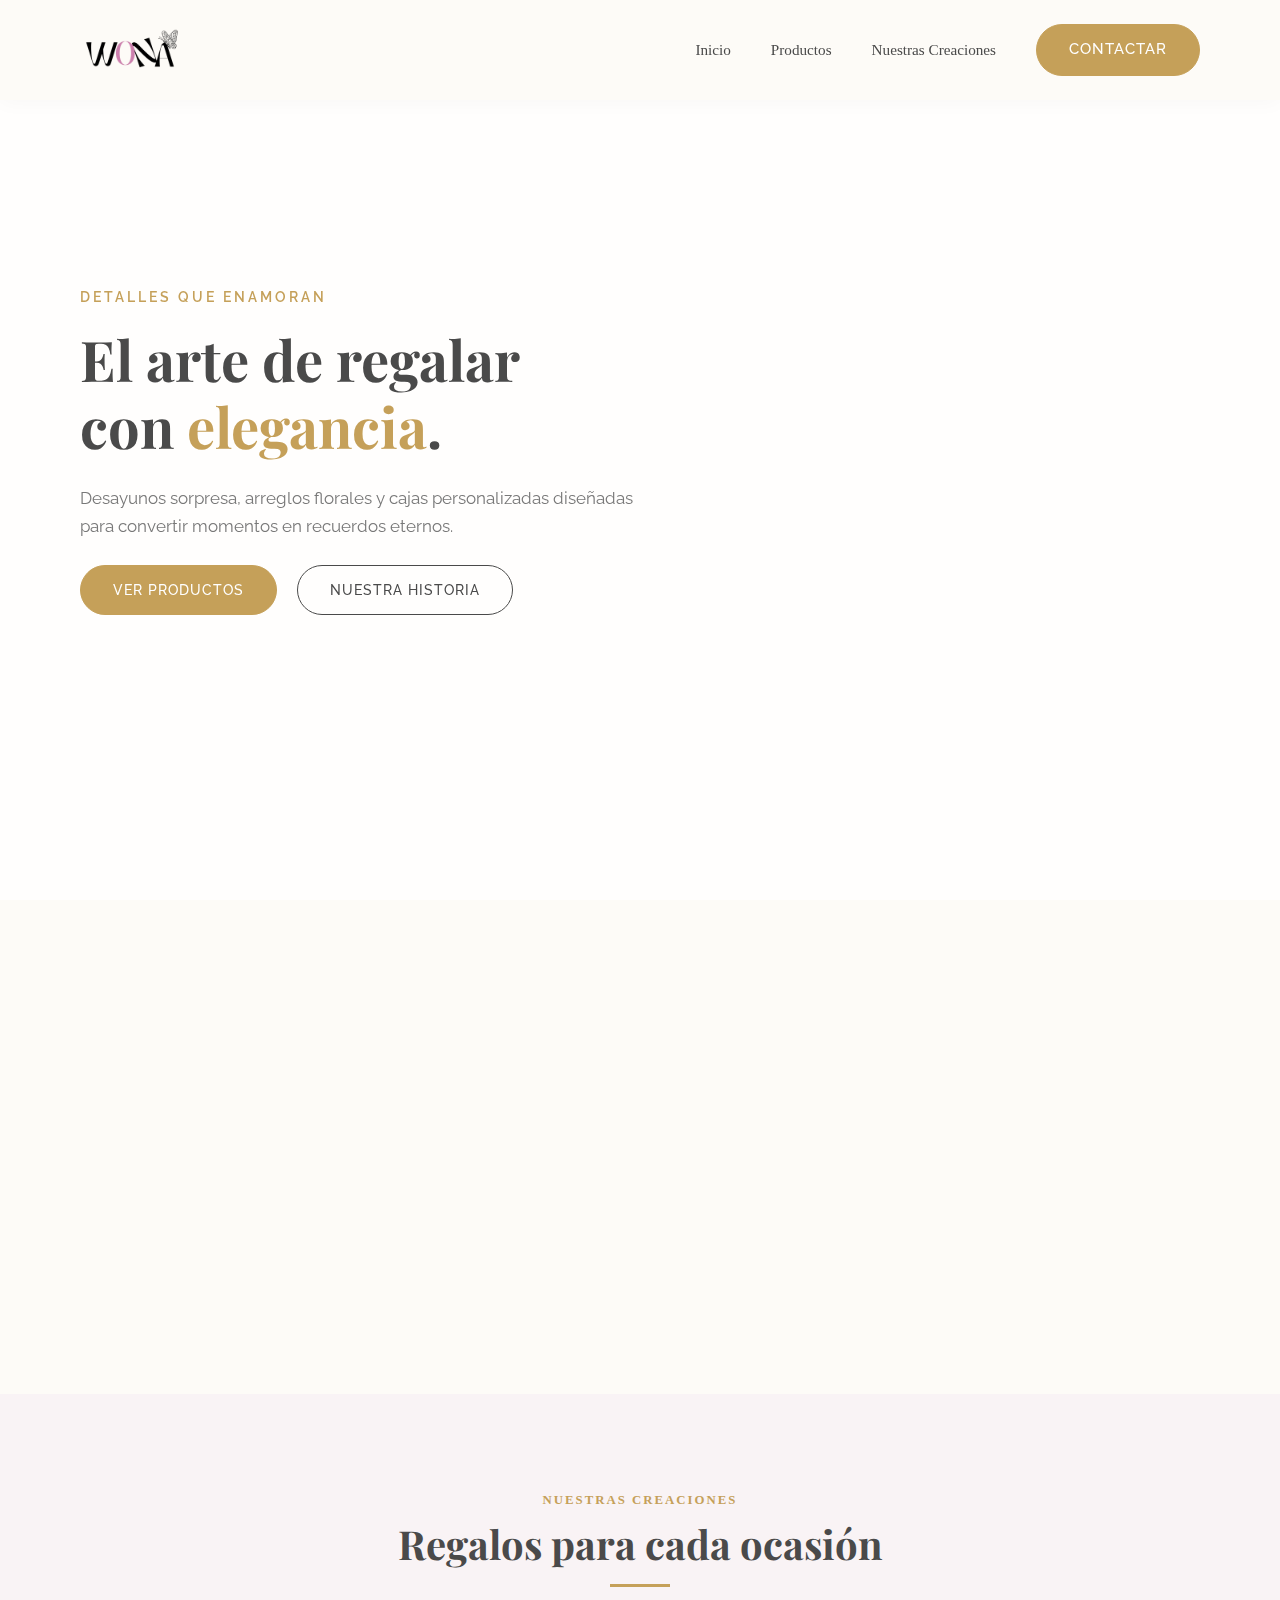
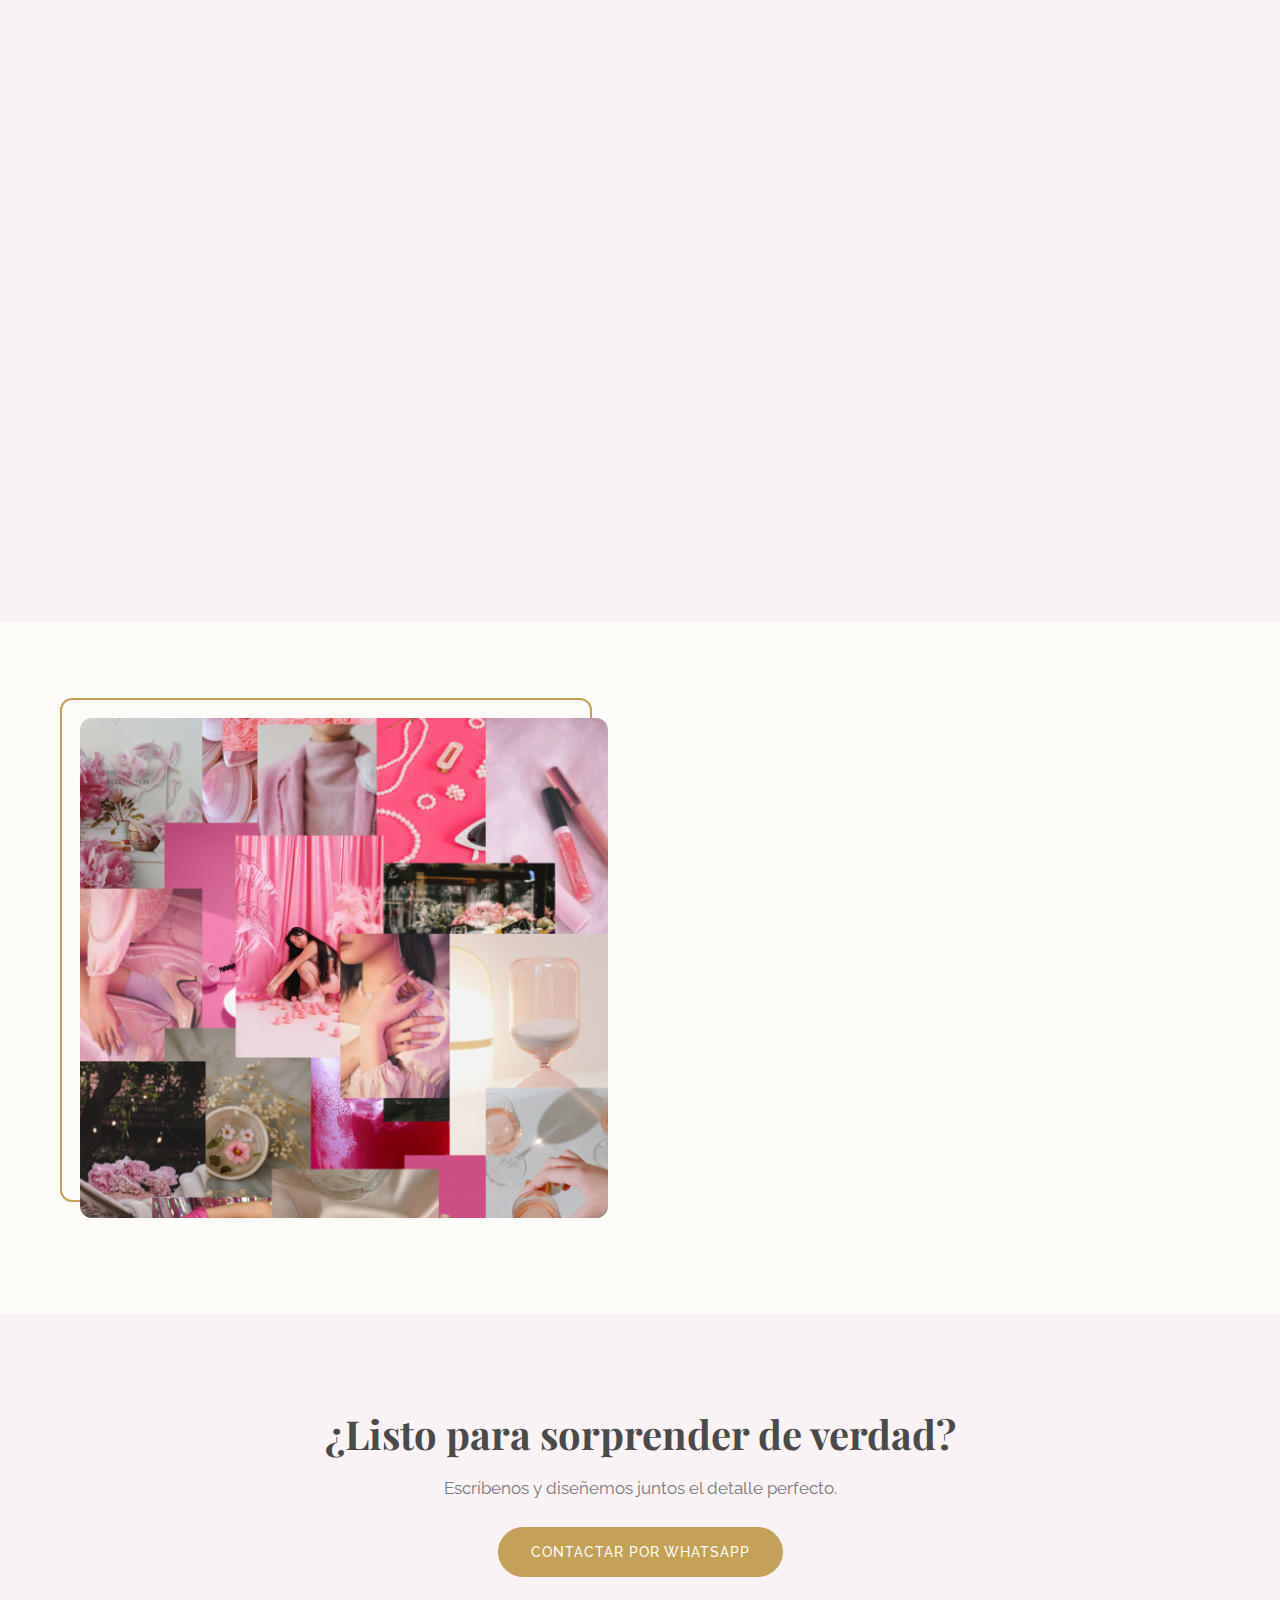
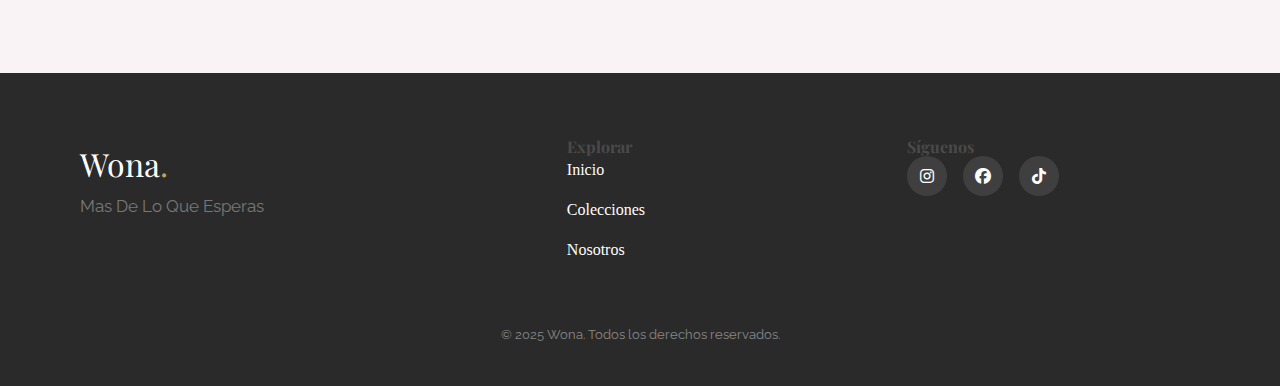
<file: index.html>
<!DOCTYPE html>
<html lang="es">

<head>
    <meta charset="UTF-8">
    <meta name="viewport" content="width=device-width, initial-scale=1.0">
    <title>Wona | Regalos y Sorpresas con Estilo</title>
    <meta name="description"
        content="Wona: Detalles exclusivos, desayunos sorpresa y arreglos florales con un estilo fino y elegante. Convierte momentos en recuerdos inolvidables.">

    <!-- Google Fonts -->
    <link rel="preconnect" href="https://fonts.googleapis.com">
    <link rel="preconnect" href="https://fonts.gstatic.com" crossorigin>
    <link
        href="https://fonts.googleapis.com/css2?family=Playfair+Display:ital,wght@0,400;0,600;0,700;1,400&family=Raleway:wght@300;400;500&display=swap"
        rel="stylesheet">
    <link rel="icon" href="assets/logo.ico" type="image/x-icon">
    <!-- Styles -->
    <link rel="stylesheet" href="style.css">
    <!-- Icons -->
    <link rel="stylesheet" href="https://cdnjs.cloudflare.com/ajax/libs/font-awesome/6.4.0/css/all.min.css">
</head>

<body>

    <!-- Navigation -->
    <nav class="navbar">
        <div class="container nav-container">
            <a href="#" class="logo"><img src="assets/wona.png" alt="Logo"></a>
            <button class="mobile-menu-btn" aria-label="Abrir menú">
                <i class="fa-solid fa-bars"></i>
            </button>
            <ul class="nav-links">
                <li><a href="#inicio">Inicio</a></li>
                <li><a href="productos.html">Productos</a></li>
                <li><a href="creaciones.html">Nuestras Creaciones</a></li>
                <li><a href="#contacto" class="btn-primary">Contactar</a></li>
            </ul>
        </div>
    </nav>

    <!-- Hero Section -->
    <header id="inicio" class="hero">
        <div class="hero-overlay"></div>
        <div class="container hero-content">
            <span class="hero-subtitle">Detalles que enamoran</span>
            <h1>El arte de regalar <br>con <span class="text-gold">elegancia</span>.</h1>
            <p>Desayunos sorpresa, arreglos florales y cajas personalizadas diseñadas para convertir momentos en
                recuerdos eternos.</p>
            <div class="hero-buttons">
                <a href="productos.html" class="btn-primary">Ver Productos</a>
                <a href="#nosotros" class="btn-secondary">Nuestra Historia</a>
            </div>
        </div>
    </header>

    <!-- Features / Value Proposition -->
    <section class="features section-padding">
        <div class="container">
            <div class="features-grid">
                <div class="feature-card">
                    <div class="icon-box">
                        <i class="fa-solid fa-gift"></i>
                    </div>
                    <h3>Curaduría Exquisita</h3>
                    <p>Cada elemento es seleccionado con gusto. Nada de rellenos, solo detalles que suman.</p>
                </div>
                <div class="feature-card">
                    <div class="icon-box">
                        <i class="fa-solid fa-gem"></i>
                    </div>
                    <h3>Detalles Dorados</h3>
                    <p>El toque de distinción que nos caracteriza. Cintas, acabados y texturas premium.</p>
                </div>
                <div class="feature-card">
                    <div class="icon-box">
                        <i class="fa-regular fa-heart"></i>
                    </div>
                    <h3>Hecho con el Corazón</h3>
                    <p>Personalización real. Hacemos que quien recibe sienta que fue pensado solo para él.</p>
                </div>
            </div>
        </div>
    </section>

    <!-- Collections Preview -->
    <section id="colecciones" class="collections section-padding bg-pastel">
        <div class="container">
            <div class="section-header text-center">
                <span class="section-tag">Nuestras Creaciones</span>
                <h2>Regalos para cada ocasión</h2>
                <div class="divider-gold"></div>
            </div>

            <div class="collections-grid">
                <!-- Collection Item 1 -->
                <article class="collection-card">
                    <div class="card-image">
                        <img src="assets/ds01.jpeg" alt="">
                    </div>
                    <div class="card-content">
                        <h3>Desayunos Sorpresa</h3>
                        <p>Despertar con estilo y sabor gourmet.</p>
                        <a href="#" class="link-gold">Ver opciones <i class="fa-solid fa-arrow-right"></i></a>
                    </div>
                </article>

                <!-- Collection Item 2 -->
                <article class="collection-card">
                    <div class="card-image">
                        <img src="assets/fl01.jpeg" alt="">
                    </div>
                    <div class="card-content">
                        <h3>Floral Design</h3>
                        <p>Arreglos que hablan el lenguaje de la elegancia.</p>
                        <a href="#" class="link-gold">Ver opciones <i class="fa-solid fa-arrow-right"></i></a>
                    </div>
                </article>

                <!-- Collection Item 3 -->
                <article class="collection-card">
                    <div class="card-image">
                        <img src="assets/cj01.jpeg" alt="">
                    </div>
                    <div class="card-content">
                        <h3>Cajas Signature</h3>
                        <p>Nuestra selección exclusiva de detalles finos.</p>
                        <a href="#" class="link-gold">Ver opciones <i class="fa-solid fa-arrow-right"></i></a>
                    </div>
                </article>
            </div>
        </div>
    </section>

    <!-- About Section -->
    <section id="nosotros" class="about section-padding">
        <div class="container about-grid">
            <div class="about-image placeholder-gradient-4">
                <img src="assets/collage.png" alt="">
            </div>
            <div class="about-content">
                <span class="section-tag">Sobre Wona</span>
                <h2>No jugamos a lo básico.</h2>
                <p>En Wona, creemos que un regalo es una extensión de quien lo da. Por eso, huimos de lo genérico. Nos
                    inspiramos en las portadas de revista, en los tonos pastel suaves y en la sofisticación de los
                    detalles dorados.</p>
                <p>Nuestra misión es simple pero ambiciosa: crear experiencias que duren. Porque la verdadera magia no
                    está en el objeto, sino en cómo te hace sentir.</p>
            </div>
        </div>
    </section>

    <!-- CTA / Contact -->
    <section id="contacto" class="cta-section text-center">
        <div class="container">
            <h2>¿Listo para sorprender de verdad?</h2>
            <p>Escríbenos y diseñemos juntos el detalle perfecto.</p>
            <a href="https://wa.me/573009798063?text=Hola%20Wona,%20quisiera%20más%20información%20sobre%20sus%20regalos."
                target="_blank" class="btn-primary btn-lg">Contactar por WhatsApp</a>
        </div>
    </section>

    <!-- Footer -->
    <footer class="footer">
        <div class="container footer-content">
            <div class="footer-brand">
                <a href="#" class="logo-footer">Wona<span class="gold-dot">.</span></a>
                <p>Mas De Lo Que Esperas</p>
            </div>
            <div class="footer-links">
                <h4>Explorar</h4>
                <ul>
                    <li><a href="#inicio">Inicio</a></li>
                    <li><a href="#colecciones">Colecciones</a></li>
                    <li><a href="#nosotros">Nosotros</a></li>
                </ul>
            </div>
            <div class="footer-social">
                <h4>Síguenos</h4>
                <div class="social-icons">
                    <a href="#"><i class="fa-brands fa-instagram"></i></a>
                    <a href="#"><i class="fa-brands fa-facebook"></i></a>
                    <a href="#"><i class="fa-brands fa-tiktok"></i></a>
                </div>
            </div>
        </div>
        <div class="footer-bottom text-center">
            <p>&copy; 2025 Wona. Todos los derechos reservados.</p>
        </div>
    </footer>

    <script src="script.js"></script>
</body>

</html>
</file>
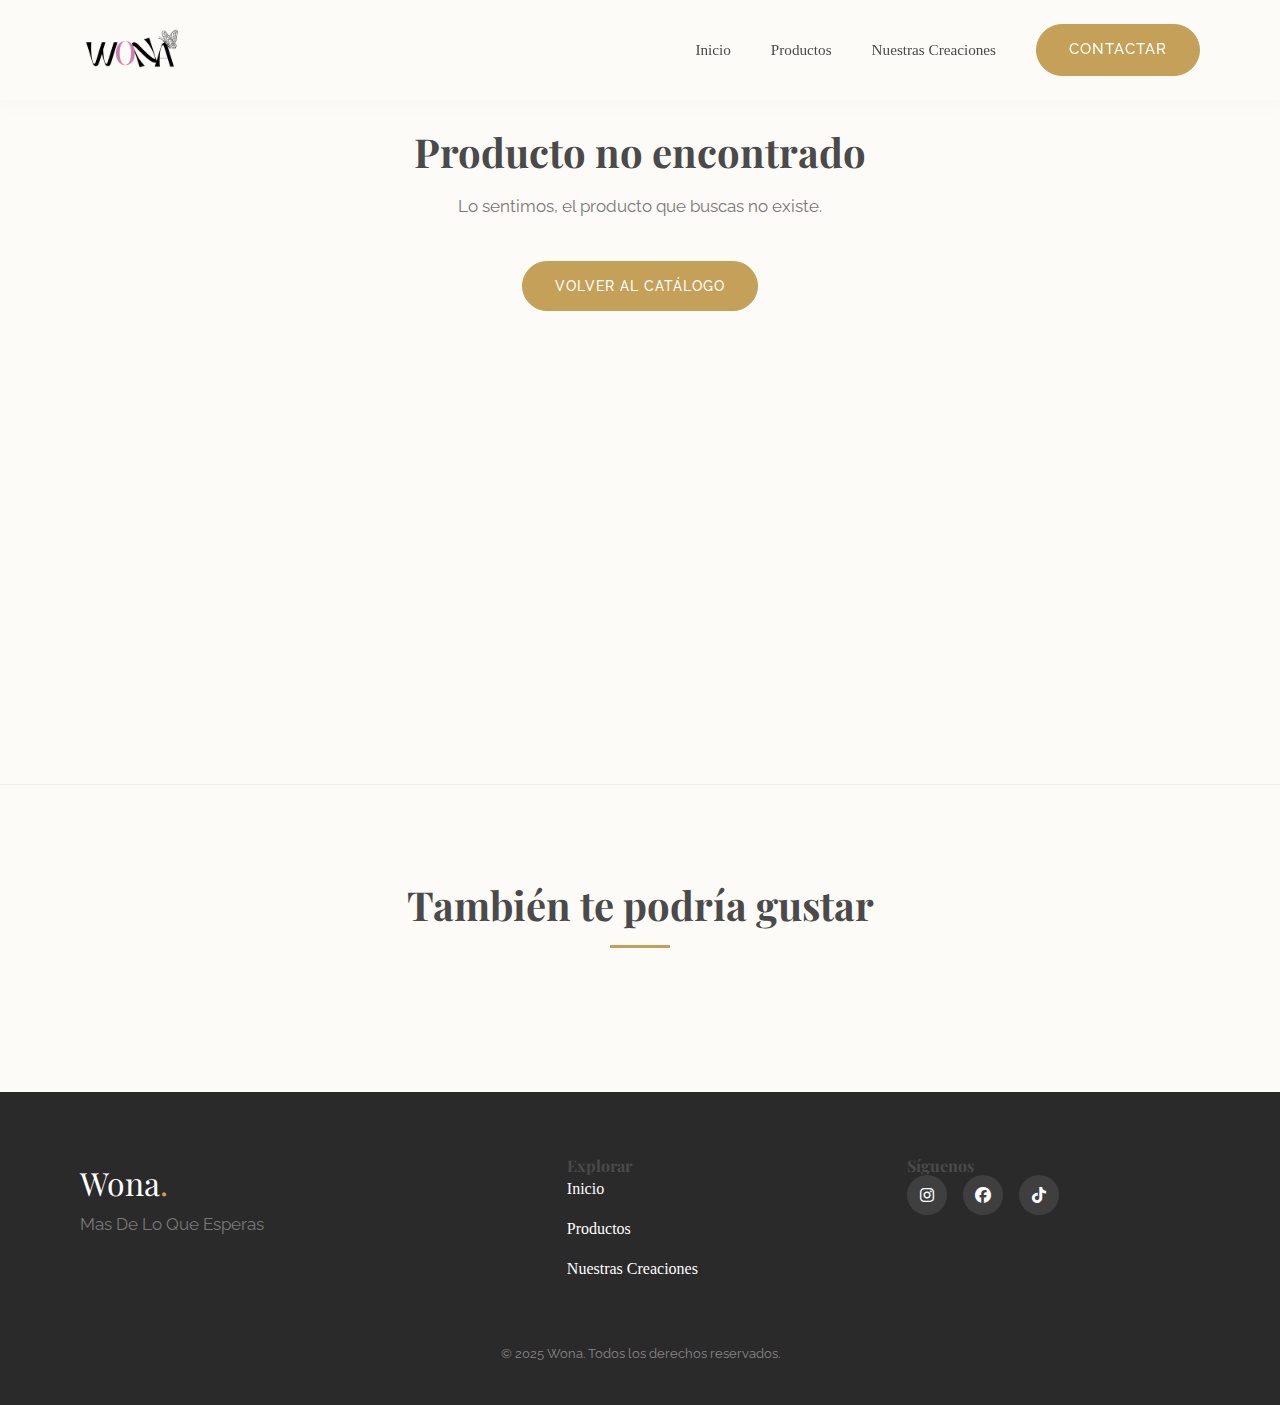
<file: detalle.html>
<!DOCTYPE html>
<html lang="es">

<head>
    <meta charset="UTF-8">
    <meta name="viewport" content="width=device-width, initial-scale=1.0">
    <title>Detalle del Producto | Wona</title>

    <!-- Google Fonts -->
    <link rel="preconnect" href="https://fonts.googleapis.com">
    <link rel="preconnect" href="https://fonts.gstatic.com" crossorigin>
    <link
        href="https://fonts.googleapis.com/css2?family=Playfair+Display:ital,wght@0,400;0,600;0,700;1,400&family=Raleway:wght@300;400;500&display=swap"
        rel="stylesheet">
    <link rel="icon" href="assets/logo.ico" type="image/x-icon">
    <!-- Styles -->
    <link rel="stylesheet" href="style.css">
    <link rel="stylesheet" href="detalle.css">

    <!-- Icons -->
    <link rel="stylesheet" href="https://cdnjs.cloudflare.com/ajax/libs/font-awesome/6.4.0/css/all.min.css">
</head>

<body>

    <!-- Navigation -->
    <nav class="navbar">
        <div class="container nav-container">
            <a href="index.html" class="logo"><img src="assets/wona.png" alt="Logo"></a>
            <button class="mobile-menu-btn" aria-label="Abrir menú">
                <i class="fa-solid fa-bars"></i>
            </button>
            <ul class="nav-links">
                <li><a href="index.html">Inicio</a></li>
                <li><a href="productos.html">Productos</a></li>
                <li><a href="creaciones.html">Nuestras Creaciones</a></li>
                <li><a href="#contacto" class="btn-primary">Contactar</a></li>
            </ul>
        </div>
    </nav>

    <!-- Product Detail Section -->
    <section class="product-detail-section section-padding">
        <div class="container">
            <a href="productos.html" class="back-link"><i class="fa-solid fa-arrow-left"></i> Volver a Productos</a>

            <div class="detail-grid">
                <!-- Image Gallery -->
                <div class="detail-image-container">
                    <div class="main-image">
                        <img id="product-img" src="" alt="Producto">
                    </div>
                    <div id="thumbnail-gallery" class="thumbnail-gallery">
                        <!-- Thumbnails will be injected here by JavaScript -->
                    </div>
                </div>

                <!-- Product Info -->
                <div class="detail-info">
                    <span id="product-category" class="detail-category">Categoría</span>
                    <h1 id="product-name">Nombre del Producto</h1>
                    <p id="product-price" class="detail-price">$0.00</p>

                    <div class="divider-gold" style="margin: 1rem 0;"></div>

                    <p id="product-description" class="detail-description">
                        Descripción del producto...
                    </p>

                    <div class="detail-includes">
                        <h3>Incluye:</h3>
                        <ul id="product-includes">
                            <!-- List items will be injected here -->
                        </ul>
                    </div>

                    <div class="detail-actions">
                        <a id="whatsapp-btn" href="#" target="_blank" class="btn-primary btn-lg">
                            <i class="fa-brands fa-whatsapp"></i> Pedir ahora
                        </a>
                    </div>
                </div>
            </div>
        </div>
    </section>

    <!-- Related Products Section -->
    <section class="related-products section-padding">
        <div class="container">
            <div class="section-header text-center">
                <h2>También te podría gustar</h2>
                <div class="divider-gold"></div>
            </div>
            <div id="related-products-grid" class="products-grid">
                <!-- Related products will be injected here -->
            </div>
        </div>
    </section>

    <!-- Footer -->
    <footer class="footer">
        <div class="container footer-content">
            <div class="footer-brand">
                <a href="index.html" class="logo-footer">Wona<span class="gold-dot">.</span></a>
                <p>Mas De Lo Que Esperas</p>
            </div>
            <div class="footer-links">
                <h4>Explorar</h4>
                <ul>
                    <li><a href="index.html">Inicio</a></li>
                    <li><a href="productos.html">Productos</a></li>
                    <li><a href="creaciones.html">Nuestras Creaciones</a></li>
                </ul>
            </div>
            <div class="footer-social">
                <h4>Síguenos</h4>
                <div class="social-icons">
                    <a href="https://www.instagram.com/wonatiendaderegalos/?hl=es-la" target="_blank"><i
                            class="fa-brands fa-instagram"></i></a>
                    <a href="#"><i class="fa-brands fa-facebook"></i></a>
                    <a href="#"><i class="fa-brands fa-tiktok"></i></a>
                </div>
            </div>
        </div>
        <div class="footer-bottom text-center">
            <p>&copy; 2025 Wona. Todos los derechos reservados.</p>
        </div>
    </footer>

    <script src="script.js"></script>
    <script src="detalle.js"></script>
</body>

</html>
</file>
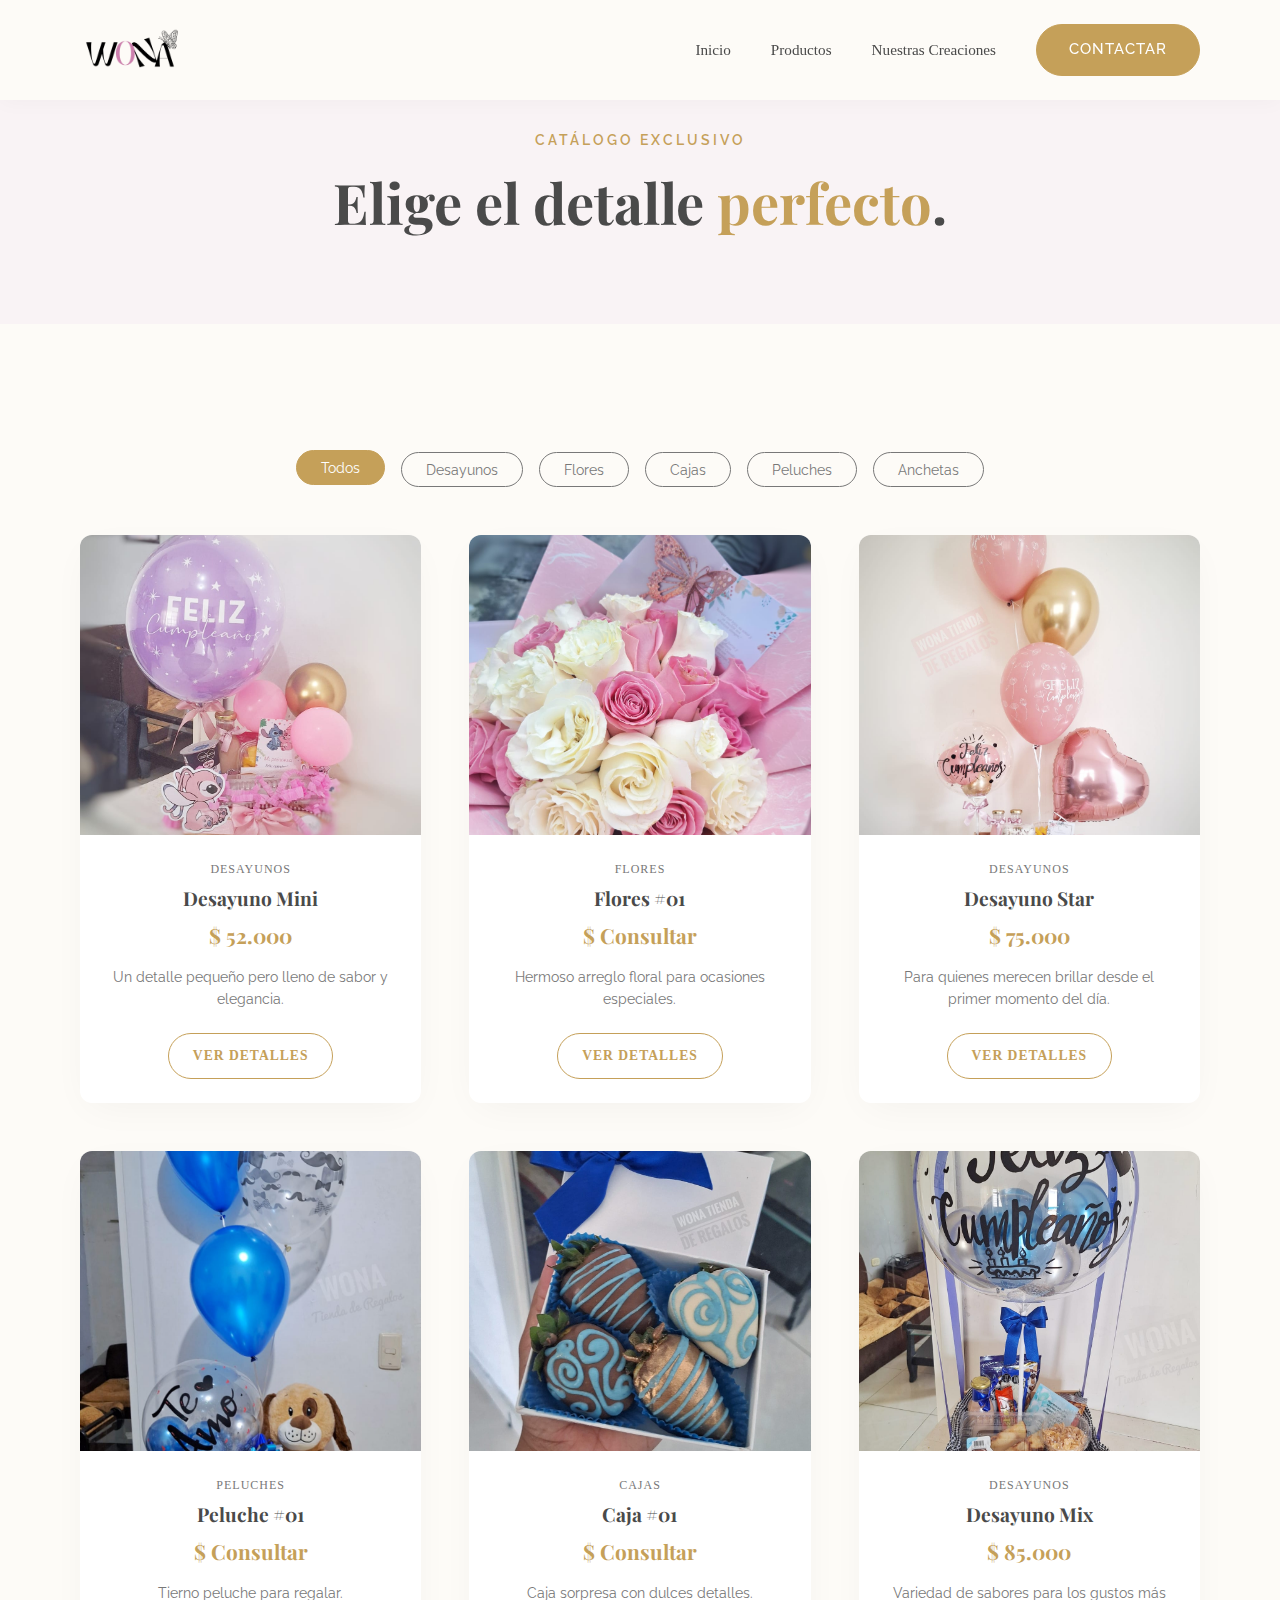
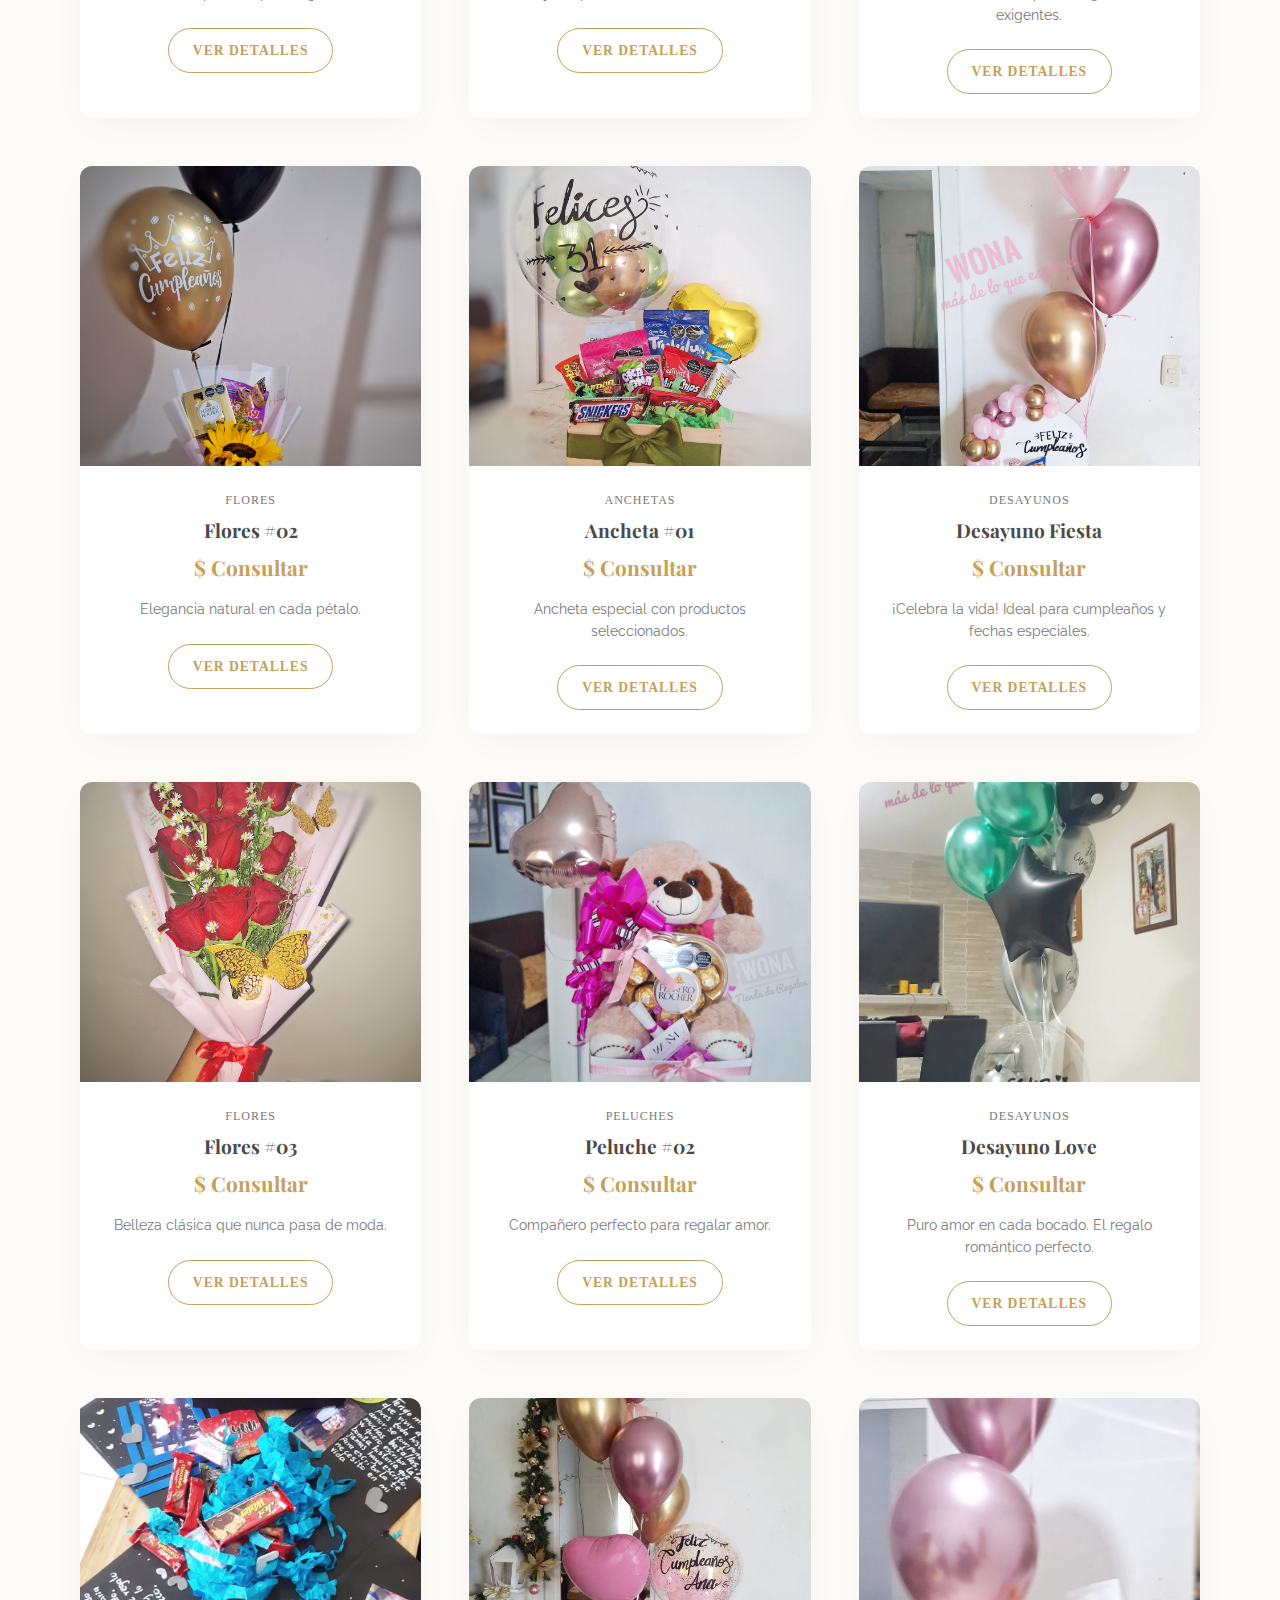
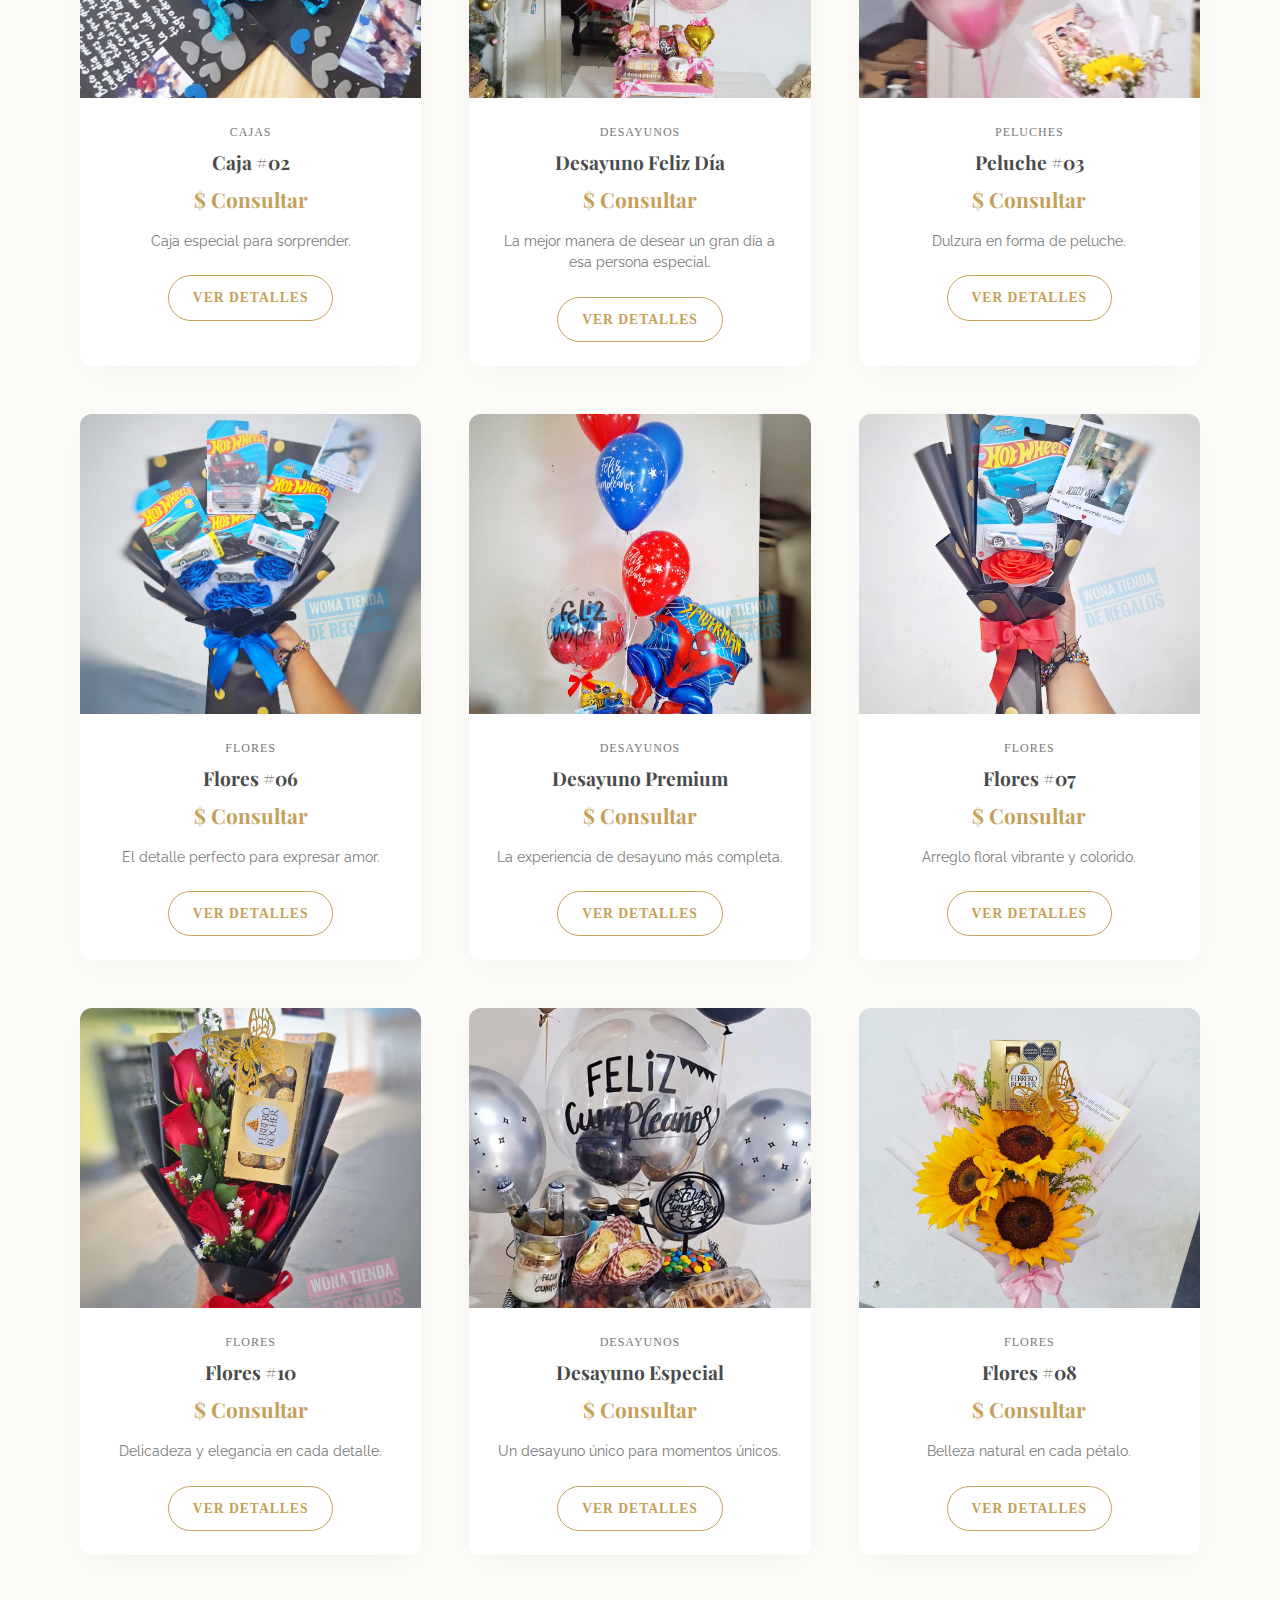
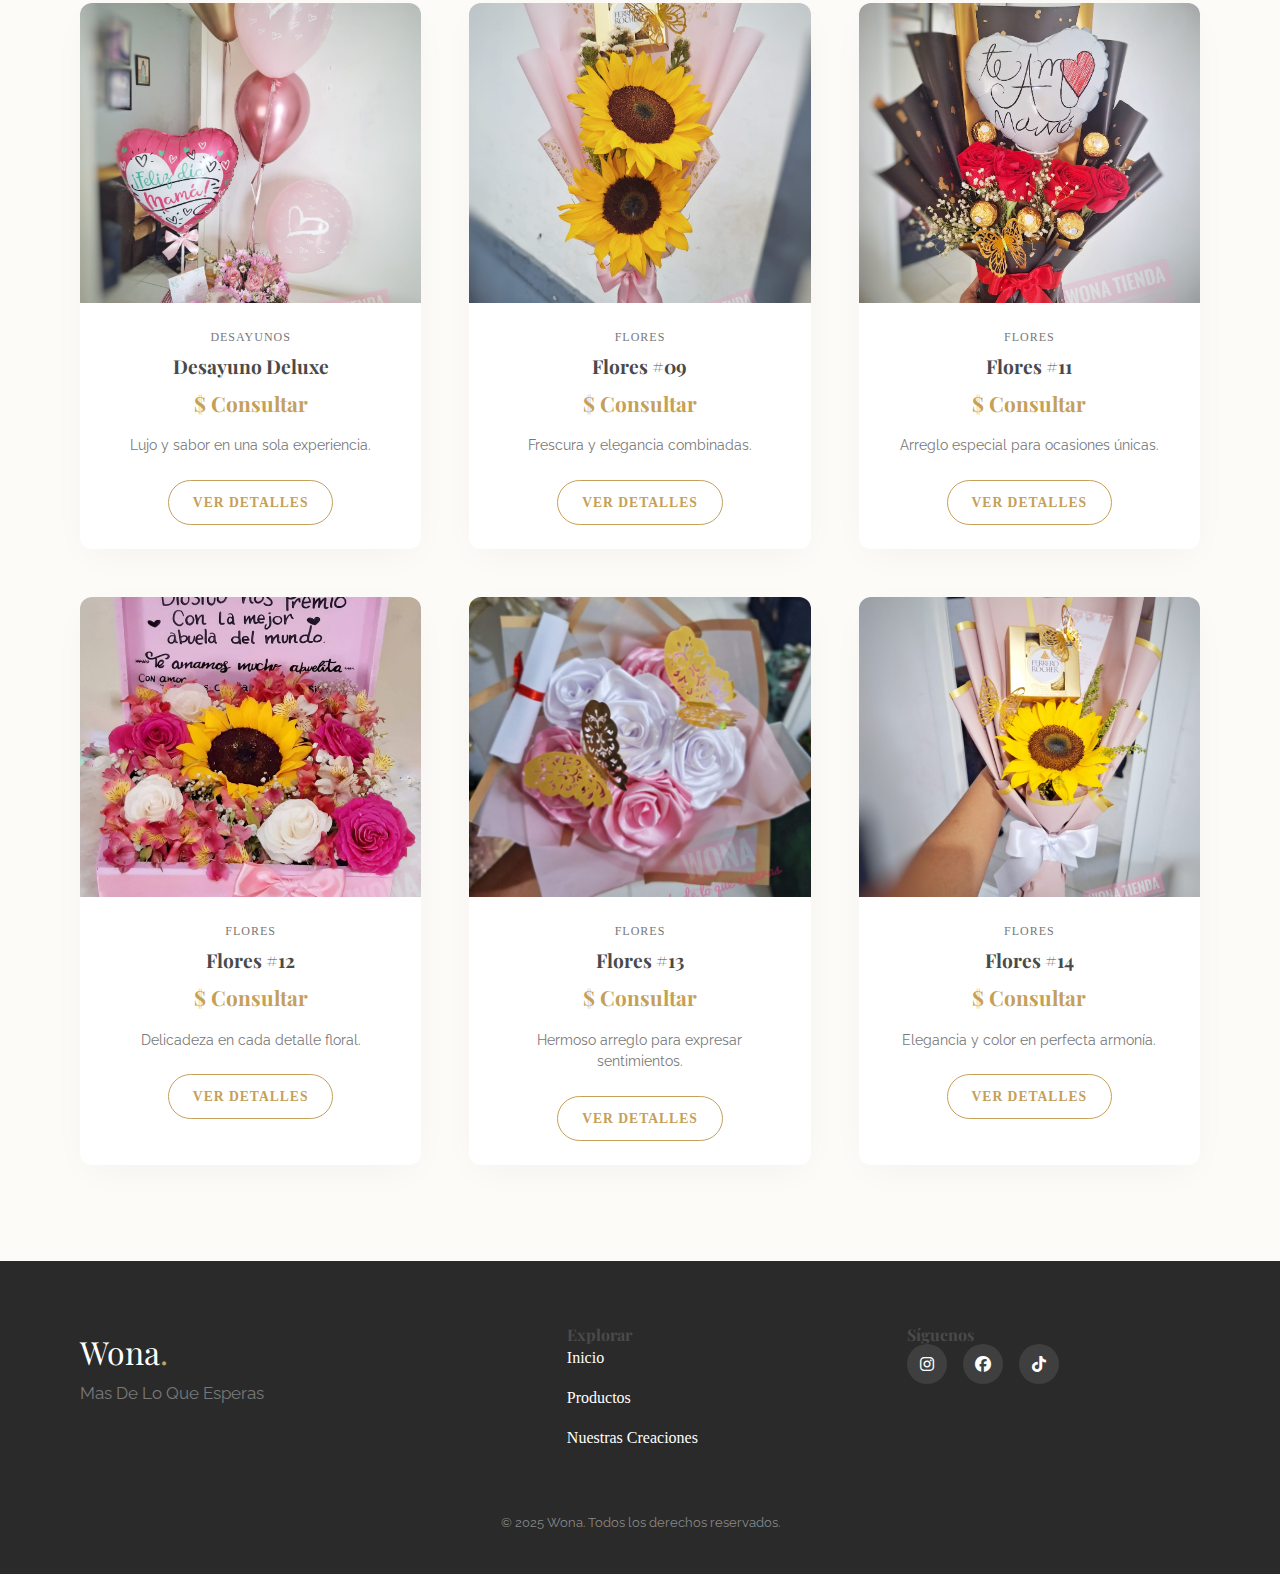
<file: productos.html>
<!DOCTYPE html>
<html lang="es">

<head>
    <meta charset="UTF-8">
    <meta name="viewport" content="width=device-width, initial-scale=1.0">
    <title>Productos | Wona</title>

    <!-- Google Fonts -->
    <link rel="preconnect" href="https://fonts.googleapis.com">
    <link rel="preconnect" href="https://fonts.gstatic.com" crossorigin>
    <link
        href="https://fonts.googleapis.com/css2?family=Playfair+Display:ital,wght@0,400;0,600;0,700;1,400&family=Raleway:wght@300;400;500&display=swap"
        rel="stylesheet">
    <link rel="icon" href="assets/logo.ico" type="image/x-icon">
    <!-- Styles -->
    <link rel="stylesheet" href="style.css">
    <link rel="stylesheet" href="productos.css">

    <!-- Icons -->
    <link rel="stylesheet" href="https://cdnjs.cloudflare.com/ajax/libs/font-awesome/6.4.0/css/all.min.css">
</head>

<body>

    <!-- Navigation -->
    <nav class="navbar">
        <div class="container nav-container">
            <a href="index.html" class="logo"><img src="assets/wona.png" alt="Logo"></a>
            <button class="mobile-menu-btn" aria-label="Abrir menú">
                <i class="fa-solid fa-bars"></i>
            </button>
            <ul class="nav-links">
                <li><a href="index.html">Inicio</a></li>
                <li><a href="productos.html" class="active">Productos</a></li>
                <li><a href="creaciones.html">Nuestras Creaciones</a></li>
                <li><a href="#contacto" class="btn-primary">Contactar</a></li>
            </ul>
        </div>
    </nav>

    <!-- Page Header -->
    <header class="page-header">
        <div class="container text-center">
            <span class="hero-subtitle">Catálogo Exclusivo</span>
            <h1>Elige el detalle <span class="text-gold">perfecto</span>.</h1>
        </div>
    </header>

    <!-- Products Section -->
    <section class="products-section section-padding">
        <div class="container">

            <!-- Filters -->
            <div class="filters-container text-center">
                <button class="filter-btn active" data-filter="all">Todos</button>
                <button class="filter-btn" data-filter="desayunos">Desayunos</button>
                <button class="filter-btn" data-filter="flores">Flores</button>
                <button class="filter-btn" data-filter="cajas">Cajas</button>
                <button class="filter-btn" data-filter="peluches">Peluches</button>
                <button class="filter-btn" data-filter="anchetas">Anchetas</button>
            </div>

            <!-- Products Grid - Mezclado para que los filtros sean útiles -->
            <div class="products-grid">

                <article class="product-card" data-category="desayunos">
                    <div class="product-image">
                        <img src="assets/Desayunos/ds01.jpeg" alt="Desayuno Mini">
                    </div>
                    <div class="product-info">
                        <span class="category-tag">Desayunos</span>
                        <h3>Desayuno Mini</h3>
                        <p class="price">$ 52.000</p>
                        <p class="description">Un detalle pequeño pero lleno de sabor y elegancia.</p>
                        <a href="detalle.html?id=ds01" class="btn-outline">Ver Detalles</a>
                    </div>
                </article>

                <article class="product-card" data-category="flores">
                    <div class="product-image">
                        <img src="assets/flores/fl01.jpeg" alt="Flores #01">
                    </div>
                    <div class="product-info">
                        <span class="category-tag">Flores</span>
                        <h3>Flores #01</h3>
                        <p class="price">$ Consultar</p>
                        <p class="description">Hermoso arreglo floral para ocasiones especiales.</p>
                        <a href="detalle.html?id=fl01" class="btn-outline">Ver Detalles</a>
                    </div>
                </article>

                <article class="product-card" data-category="desayunos">
                    <div class="product-image">
                        <img src="assets/Desayunos/ds02.jpeg" alt="Desayuno Star">
                    </div>
                    <div class="product-info">
                        <span class="category-tag">Desayunos</span>
                        <h3>Desayuno Star</h3>
                        <p class="price">$ 75.000</p>
                        <p class="description">Para quienes merecen brillar desde el primer momento del día.</p>
                        <a href="detalle.html?id=ds02" class="btn-outline">Ver Detalles</a>
                    </div>
                </article>

                <article class="product-card" data-category="peluches">
                    <div class="product-image">
                        <img src="assets/Peluches/pl01.jpg" alt="Peluche #01">
                    </div>
                    <div class="product-info">
                        <span class="category-tag">Peluches</span>
                        <h3>Peluche #01</h3>
                        <p class="price">$ Consultar</p>
                        <p class="description">Tierno peluche para regalar.</p>
                        <a href="detalle.html?id=pl01" class="btn-outline">Ver Detalles</a>
                    </div>
                </article>

                <article class="product-card" data-category="cajas">
                    <div class="product-image">
                        <img src="assets/Cajas/cj01.jpeg" alt="Caja #01">
                    </div>
                    <div class="product-info">
                        <span class="category-tag">Cajas</span>
                        <h3>Caja #01</h3>
                        <p class="price">$ Consultar</p>
                        <p class="description">Caja sorpresa con dulces detalles.</p>
                        <a href="detalle.html?id=cj01" class="btn-outline">Ver Detalles</a>
                    </div>
                </article>

                <article class="product-card" data-category="desayunos">
                    <div class="product-image">
                        <img src="assets/Desayunos/ds03.jpeg" alt="Desayuno Mix">
                    </div>
                    <div class="product-info">
                        <span class="category-tag">Desayunos</span>
                        <h3>Desayuno Mix</h3>
                        <p class="price">$ 85.000</p>
                        <p class="description">Variedad de sabores para los gustos más exigentes.</p>
                        <a href="detalle.html?id=ds03" class="btn-outline">Ver Detalles</a>
                    </div>
                </article>

                <article class="product-card" data-category="flores">
                    <div class="product-image">
                        <img src="assets/flores/fl02.jpeg" alt="Flores #02">
                    </div>
                    <div class="product-info">
                        <span class="category-tag">Flores</span>
                        <h3>Flores #02</h3>
                        <p class="price">$ Consultar</p>
                        <p class="description">Elegancia natural en cada pétalo.</p>
                        <a href="detalle.html?id=fl02" class="btn-outline">Ver Detalles</a>
                    </div>
                </article>

                <article class="product-card" data-category="anchetas">
                    <div class="product-image">
                        <img src="assets/Anchetas/af01.jpg" alt="Ancheta #01">
                    </div>
                    <div class="product-info">
                        <span class="category-tag">Anchetas</span>
                        <h3>Ancheta #01</h3>
                        <p class="price">$ Consultar</p>
                        <p class="description">Ancheta especial con productos seleccionados.</p>
                        <a href="detalle.html?id=af01" class="btn-outline">Ver Detalles</a>
                    </div>
                </article>

                <article class="product-card" data-category="desayunos">
                    <div class="product-image">
                        <img src="assets/Desayunos/ds04.jpeg" alt="Desayuno Fiesta">
                    </div>
                    <div class="product-info">
                        <span class="category-tag">Desayunos</span>
                        <h3>Desayuno Fiesta</h3>
                        <p class="price">$ Consultar</p>
                        <p class="description">¡Celebra la vida! Ideal para cumpleaños y fechas especiales.</p>
                        <a href="detalle.html?id=ds04" class="btn-outline">Ver Detalles</a>
                    </div>
                </article>

                <article class="product-card" data-category="flores">
                    <div class="product-image">
                        <img src="assets/flores/fl03.jpeg" alt="Flores #03">
                    </div>
                    <div class="product-info">
                        <span class="category-tag">Flores</span>
                        <h3>Flores #03</h3>
                        <p class="price">$ Consultar</p>
                        <p class="description">Belleza clásica que nunca pasa de moda.</p>
                        <a href="detalle.html?id=fl03" class="btn-outline">Ver Detalles</a>
                    </div>
                </article>

                <article class="product-card" data-category="peluches">
                    <div class="product-image">
                        <img src="assets/Peluches/pl02.jpg" alt="Peluche #02">
                    </div>
                    <div class="product-info">
                        <span class="category-tag">Peluches</span>
                        <h3>Peluche #02</h3>
                        <p class="price">$ Consultar</p>
                        <p class="description">Compañero perfecto para regalar amor.</p>
                        <a href="detalle.html?id=pl02" class="btn-outline">Ver Detalles</a>
                    </div>
                </article>

                <article class="product-card" data-category="desayunos">
                    <div class="product-image">
                        <img src="assets/Desayunos/ds05.jpeg" alt="Desayuno Love">
                    </div>
                    <div class="product-info">
                        <span class="category-tag">Desayunos</span>
                        <h3>Desayuno Love</h3>
                        <p class="price">$ Consultar</p>
                        <p class="description">Puro amor en cada bocado. El regalo romántico perfecto.</p>
                        <a href="detalle.html?id=ds05" class="btn-outline">Ver Detalles</a>
                    </div>
                </article>

                <article class="product-card" data-category="cajas">
                    <div class="product-image">
                        <img src="assets/Cajas/cj02.jpg" alt="Caja #02">
                    </div>
                    <div class="product-info">
                        <span class="category-tag">Cajas</span>
                        <h3>Caja #02</h3>
                        <p class="price">$ Consultar</p>
                        <p class="description">Caja especial para sorprender.</p>
                        <a href="detalle.html?id=cj02" class="btn-outline">Ver Detalles</a>
                    </div>
                </article>

                <article class="product-card" data-category="desayunos">
                    <div class="product-image">
                        <img src="assets/Desayunos/ds06.jpeg" alt="Desayuno Feliz Día">
                    </div>
                    <div class="product-info">
                        <span class="category-tag">Desayunos</span>
                        <h3>Desayuno Feliz Día</h3>
                        <p class="price">$ Consultar</p>
                        <p class="description">La mejor manera de desear un gran día a esa persona especial.</p>
                        <a href="detalle.html?id=ds06" class="btn-outline">Ver Detalles</a>
                    </div>
                </article>

                <article class="product-card" data-category="peluches">
                    <div class="product-image">
                        <img src="assets/Peluches/pl03.jpg" alt="Peluche #03">
                    </div>
                    <div class="product-info">
                        <span class="category-tag">Peluches</span>
                        <h3>Peluche #03</h3>
                        <p class="price">$ Consultar</p>
                        <p class="description">Dulzura en forma de peluche.</p>
                        <a href="detalle.html?id=pl03" class="btn-outline">Ver Detalles</a>
                    </div>
                </article>

                <article class="product-card" data-category="flores">
                    <div class="product-image">
                        <img src="assets/flores/fl06.jpg" alt="Flores #06">
                    </div>
                    <div class="product-info">
                        <span class="category-tag">Flores</span>
                        <h3>Flores #06</h3>
                        <p class="price">$ Consultar</p>
                        <p class="description">El detalle perfecto para expresar amor.</p>
                        <a href="detalle.html?id=fl06" class="btn-outline">Ver Detalles</a>
                    </div>
                </article>

                <article class="product-card" data-category="desayunos">
                    <div class="product-image">
                        <img src="assets/Desayunos/ds07.jpg" alt="Desayuno Premium">
                    </div>
                    <div class="product-info">
                        <span class="category-tag">Desayunos</span>
                        <h3>Desayuno Premium</h3>
                        <p class="price">$ Consultar</p>
                        <p class="description">La experiencia de desayuno más completa.</p>
                        <a href="detalle.html?id=ds07" class="btn-outline">Ver Detalles</a>
                    </div>
                </article>

                <article class="product-card" data-category="flores">
                    <div class="product-image">
                        <img src="assets/flores/fl07.jpg" alt="Flores #07">
                    </div>
                    <div class="product-info">
                        <span class="category-tag">Flores</span>
                        <h3>Flores #07</h3>
                        <p class="price">$ Consultar</p>
                        <p class="description">Arreglo floral vibrante y colorido.</p>
                        <a href="detalle.html?id=fl07" class="btn-outline">Ver Detalles</a>
                    </div>
                </article>

                <article class="product-card" data-category="flores">
                    <div class="product-image">
                        <img src="assets/flores/fl10.jpg" alt="Flores #10">
                    </div>
                    <div class="product-info">
                        <span class="category-tag">Flores</span>
                        <h3>Flores #10</h3>
                        <p class="price">$ Consultar</p>
                        <p class="description">Delicadeza y elegancia en cada detalle.</p>
                        <a href="detalle.html?id=fl10" class="btn-outline">Ver Detalles</a>
                    </div>
                </article>

                <article class="product-card" data-category="desayunos">
                    <div class="product-image">
                        <img src="assets/Desayunos/ds08.jpg" alt="Desayuno Especial">
                    </div>
                    <div class="product-info">
                        <span class="category-tag">Desayunos</span>
                        <h3>Desayuno Especial</h3>
                        <p class="price">$ Consultar</p>
                        <p class="description">Un desayuno único para momentos únicos.</p>
                        <a href="detalle.html?id=ds08" class="btn-outline">Ver Detalles</a>
                    </div>
                </article>

                <article class="product-card" data-category="flores">
                    <div class="product-image">
                        <img src="assets/flores/fl08.jpg" alt="Flores #08">
                    </div>
                    <div class="product-info">
                        <span class="category-tag">Flores</span>
                        <h3>Flores #08</h3>
                        <p class="price">$ Consultar</p>
                        <p class="description">Belleza natural en cada pétalo.</p>
                        <a href="detalle.html?id=fl08" class="btn-outline">Ver Detalles</a>
                    </div>
                </article>

                <article class="product-card" data-category="desayunos">
                    <div class="product-image">
                        <img src="assets/Desayunos/ds09.jpg" alt="Desayuno Deluxe">
                    </div>
                    <div class="product-info">
                        <span class="category-tag">Desayunos</span>
                        <h3>Desayuno Deluxe</h3>
                        <p class="price">$ Consultar</p>
                        <p class="description">Lujo y sabor en una sola experiencia.</p>
                        <a href="detalle.html?id=ds09" class="btn-outline">Ver Detalles</a>
                    </div>
                </article>

                <article class="product-card" data-category="flores">
                    <div class="product-image">
                        <img src="assets/flores/fl09.jpg" alt="Flores #09">
                    </div>
                    <div class="product-info">
                        <span class="category-tag">Flores</span>
                        <h3>Flores #09</h3>
                        <p class="price">$ Consultar</p>
                        <p class="description">Frescura y elegancia combinadas.</p>
                        <a href="detalle.html?id=fl09" class="btn-outline">Ver Detalles</a>
                    </div>
                </article>

                <article class="product-card" data-category="flores">
                    <div class="product-image">
                        <img src="assets/flores/fl11.jpg" alt="Flores #11">
                    </div>
                    <div class="product-info">
                        <span class="category-tag">Flores</span>
                        <h3>Flores #11</h3>
                        <p class="price">$ Consultar</p>
                        <p class="description">Arreglo especial para ocasiones únicas.</p>
                        <a href="detalle.html?id=fl11" class="btn-outline">Ver Detalles</a>
                    </div>
                </article>

                <article class="product-card" data-category="flores">
                    <div class="product-image">
                        <img src="assets/flores/fl12.jpg" alt="Flores #12">
                    </div>
                    <div class="product-info">
                        <span class="category-tag">Flores</span>
                        <h3>Flores #12</h3>
                        <p class="price">$ Consultar</p>
                        <p class="description">Delicadeza en cada detalle floral.</p>
                        <a href="detalle.html?id=fl12" class="btn-outline">Ver Detalles</a>
                    </div>
                </article>

                <article class="product-card" data-category="flores">
                    <div class="product-image">
                        <img src="assets/flores/fl13.jpg" alt="Flores #13">
                    </div>
                    <div class="product-info">
                        <span class="category-tag">Flores</span>
                        <h3>Flores #13</h3>
                        <p class="price">$ Consultar</p>
                        <p class="description">Hermoso arreglo para expresar sentimientos.</p>
                        <a href="detalle.html?id=fl13" class="btn-outline">Ver Detalles</a>
                    </div>
                </article>

                <article class="product-card" data-category="flores">
                    <div class="product-image">
                        <img src="assets/flores/fl14.jpg" alt="Flores #14">
                    </div>
                    <div class="product-info">
                        <span class="category-tag">Flores</span>
                        <h3>Flores #14</h3>
                        <p class="price">$ Consultar</p>
                        <p class="description">Elegancia y color en perfecta armonía.</p>
                        <a href="detalle.html?id=fl14" class="btn-outline">Ver Detalles</a>
                    </div>
                </article>
            </div>
        </div>
    </section>

    <!-- Footer -->
    <footer class="footer">
        <div class="container footer-content">
            <div class="footer-brand">
                <a href="index.html" class="logo-footer">Wona<span class="gold-dot">.</span></a>
                <p>Mas De Lo Que Esperas</p>
            </div>
            <div class="footer-links">
                <h4>Explorar</h4>
                <ul>
                    <li><a href="index.html">Inicio</a></li>
                    <li><a href="productos.html">Productos</a></li>
                    <li><a href="creaciones.html">Nuestras Creaciones</a></li>
                </ul>
            </div>
            <div class="footer-social">
                <h4>Síguenos</h4>
                <div class="social-icons">
                    <a href="https://www.instagram.com/wonatiendaderegalos/?hl=es-la" target="_blank"><i
                            class="fa-brands fa-instagram"></i></a>
                    <a href="#"><i class="fa-brands fa-facebook"></i></a>
                    <a href="#"><i class="fa-brands fa-tiktok"></i></a>
                </div>
            </div>
        </div>
        <div class="footer-bottom text-center">
            <p>&copy; 2025 Wona. Todos los derechos reservados.</p>
        </div>
    </footer>

    <script src="script.js"></script>
    <script>
        // Simple Filter Script
        const filterBtns = document.querySelectorAll('.filter-btn');
        const productCards = document.querySelectorAll('.product-card');

        filterBtns.forEach(btn => {
            btn.addEventListener('click', () => {
                // Remove active class from all buttons
                filterBtns.forEach(b => b.classList.remove('active'));
                // Add active class to clicked button
                btn.classList.add('active');

                const filterValue = btn.getAttribute('data-filter');

                productCards.forEach(card => {
                    if (filterValue === 'all' || card.getAttribute('data-category') === filterValue) {
                        card.style.display = 'block';
                        // Add animation
                        card.style.opacity = '0';
                        setTimeout(() => card.style.opacity = '1', 50);
                    } else {
                        card.style.display = 'none';
                    }
                });
            });
        });
    </script>
</body>

</html>
</file>
<file: style.css>
:root {
    /* Palette */
    --color-bg: #FDFBF7;
    /* Creamy off-white */
    --color-bg-alt: #F9F3F5;
    /* Very soft pinkish grey */
    --color-text-main: #4A4A4A;
    --color-text-light: #787878;
    --color-gold: #C5A059;
    --color-gold-light: #E5C585;
    --color-pastel-pink: #F3E5F5;
    --color-white: #FFFFFF;

    /* Typography */
    --font-heading: 'Playfair Display', serif;
    --font-body: 'Raleway', sans-serif;

    /* Spacing */
    --spacing-sm: 1rem;
    --spacing-md: 2rem;
    --spacing-lg: 4rem;
    --spacing-xl: 6rem;

    /* UI Elements */
    --border-radius: 12px;
    --shadow-soft: 0 10px 40px -10px rgba(0, 0, 0, 0.05);
    --shadow-hover: 0 20px 50px -10px rgba(197, 160, 89, 0.15);
    --transition: all 0.3s ease;
}

/* Reset & Base */
* {
    margin: 0;
    padding: 0;
    box-sizing: border-box;
}

html {
    scroll-behavior: smooth;
}

body {
    font-family: --font-body;
    background-color: var(--color-bg);
    color: var(--color-text-main);
    line-height: 1.7;
    overflow-x: hidden;
}

h1,
h2,
h3,
h4 {
    font-family: var(--font-heading);
    color: var(--color-text-main);
    line-height: 1.2;
}

h1 {
    font-size: 3.5rem;
    font-weight: 700;
    margin-bottom: 1.5rem;
}

h2 {
    font-size: 2.5rem;
    margin-bottom: 1rem;
}

h3 {
    font-size: 1.5rem;
    margin-bottom: 0.5rem;
}

p {
    font-family: var(--font-body);
    color: var(--color-text-light);
    margin-bottom: 1.5rem;
    font-size: 1.05rem;
}

a {
    text-decoration: none;
    color: inherit;
    transition: var(--transition);
}

ul {
    list-style: none;
}

img {
    max-width: 100%;
    display: block;
}

/* Utility Classes */
.container {
    width: 90%;
    max-width: 1200px;
    margin: 0 auto;
    padding: 0 var(--spacing-sm);
}


.text-center {
    text-align: center;
}

.text-gold {
    color: var(--color-gold);
}

.section-padding {
    padding: var(--spacing-xl) 0;
}

.bg-pastel {
    background-color: var(--color-bg-alt);
}

.gold-dot {
    color: var(--color-gold);
}

/* Buttons */
.btn-primary {
    display: inline-block;
    background-color: var(--color-gold);
    color: var(--color-white);
    padding: 12px 32px;
    border-radius: 50px;
    font-family: var(--font-body);
    font-weight: 500;
    letter-spacing: 1px;
    text-transform: uppercase;
    font-size: 0.9rem;
    border: 1px solid var(--color-gold);
}

.btn-primary:hover {
    background-color: transparent;
    color: var(--color-gold);
    transform: translateY(-2px);
    box-shadow: var(--shadow-hover);
}

.btn-secondary {
    display: inline-block;
    background-color: transparent;
    color: var(--color-text-main);
    padding: 12px 32px;
    border-radius: 50px;
    font-family: var(--font-body);
    font-weight: 500;
    letter-spacing: 1px;
    text-transform: uppercase;
    font-size: 0.9rem;
    border: 1px solid var(--color-text-main);
    margin-left: 1rem;
}

.btn-secondary:hover {
    background-color: var(--color-text-main);
    color: var(--color-white);
    transform: translateY(-2px);
}

/* Navigation */
.navbar {
    position: fixed;
    top: 0;
    left: 0;
    width: 100%;
    padding: 1.5rem 0;
    background-color: rgba(253, 251, 247, 0.95);
    backdrop-filter: blur(10px);
    z-index: 1000;
    box-shadow: 0 2px 20px rgba(0, 0, 0, 0.03);
}

.nav-container {
    display: flex;
    justify-content: space-between;
    align-items: center;
}

.logo {
    display: flex;
    align-items: center;
    gap: 0.5rem;
}

.logo img {
    width: 100px;
    height: 50px;
}

.nav-links {
    display: flex;
    align-items: center;
    gap: 2.5rem;
}

.nav-links a {
    font-weight: 500;
    font-size: 0.95rem;
}

.nav-links a:hover {
    background: var(--color-gold);
    color: var(--color-white);
    padding: 0.5rem 1rem;
    border-radius: 50px;
    transition: var(--transition);
}

.mobile-menu-btn {
    display: none;
    background: none;
    border: none;
    font-size: 1.5rem;
    cursor: pointer;
    color: var(--color-text-main);
}

/* Hero Section */
.hero {
    height: 100vh;
    min-height: 600px;
    display: flex;
    align-items: center;
    position: relative;
    background: linear-gradient(135deg, #fdfbfb 0%, #ebedee 100%);
    /* Fallback */
    /* In a real project, use a high-quality background image here */
    background: url('https://images.unsplash.com/photo-1513201099705-a9746e1e201f?ixlib=rb-4.0.3&auto=format&fit=crop&w=1920&q=80') no-repeat center center/cover;
}

.hero-overlay {
    position: absolute;
    top: 0;
    left: 0;
    width: 100%;
    height: 100%;
    background: rgba(255, 255, 255, 0.7);
    /* Light overlay to make text pop */
    backdrop-filter: blur(2px);
}

.hero-content {
    position: relative;
    z-index: 1;
    max-width: 600px;
    margin-left: 5%;
    /* Slight offset */
}

.hero-subtitle {
    display: block;
    font-family: var(--font-body);
    color: var(--color-gold);
    text-transform: uppercase;
    letter-spacing: 3px;
    font-size: 0.9rem;
    margin-bottom: 1rem;
    font-weight: 600;
}

/* Features */
.features-grid {
    display: grid;
    grid-template-columns: repeat(auto-fit, minmax(280px, 1fr));
    gap: 2rem;
}

.feature-card {
    text-align: center;
    padding: 2rem;
    transition: var(--transition);
}

.feature-card:hover {
    transform: translateY(-10px);
}

.icon-box {
    font-size: 2.5rem;
    color: var(--color-gold);
    margin-bottom: 1.5rem;
}

/* Collections */
.section-header {
    margin-bottom: 4rem;
}

.section-tag {
    display: block;
    color: var(--color-gold);
    text-transform: uppercase;
    font-size: 0.8rem;
    letter-spacing: 2px;
    margin-bottom: 0.5rem;
    font-weight: 600;
}

.divider-gold {
    width: 60px;
    height: 3px;
    background-color: var(--color-gold);
    margin: 1rem auto 0;
}

.collections-grid {
    display: grid;
    grid-template-columns: repeat(auto-fit, minmax(300px, 1fr));
    gap: 3rem;
}

.collection-card {
    background: var(--color-white);
    border-radius: var(--border-radius);
    overflow: hidden;
    box-shadow: var(--shadow-soft);
    transition: var(--transition);
}

.collection-card:hover {
    transform: translateY(-10px);
    box-shadow: var(--shadow-hover);
}

.card-image {
    height: 250px;
    width: 100%;
    overflow: hidden;
    /* Ensure image doesn't spill out */
}

.card-image img {
    width: 100%;
    height: 100%;
    object-fit: cover;
    /* This creates the "background-size: cover" effect for img tags */
    transition: var(--transition);
}

.collection-card:hover .card-image img {
    transform: scale(1.05);
    /* Subtle zoom effect on hover */
}

/* Placeholders for images - kept for fallback or reference, but img tag takes precedence */
.placeholder-gradient-1 {
    background: linear-gradient(45deg, #ff9a9e 0%, #fad0c4 99%, #fad0c4 100%);
}

.placeholder-gradient-2 {
    background: linear-gradient(120deg, #a1c4fd 0%, #c2e9fb 100%);
}

.placeholder-gradient-3 {
    background: linear-gradient(to top, #cfd9df 0%, #e2ebf0 100%);
}

.placeholder-gradient-4 {
    background: linear-gradient(135deg, #f5f7fa 0%, #c3cfe2 100%);
}

.card-content {
    padding: 2rem;
}

.card-content h3 {
    font-size: 1.5rem;
    margin-bottom: 0.5rem;
}

.link-gold {
    color: var(--color-gold);
    font-weight: 600;
    display: inline-flex;
    align-items: center;
    gap: 0.5rem;
    margin-top: 1rem;
}

.link-gold:hover {
    gap: 0.8rem;
}

/* About */
.about-grid {
    display: grid;
    grid-template-columns: 1fr 1fr;
    gap: 4rem;
    align-items: center;
}

.about-image {
    height: 500px;
    border-radius: var(--border-radius);
    position: relative;
}

.about-image img {
    width: 100%;
    height: 100%;
    object-fit: cover;
    border-radius: var(--border-radius);
}

.about-image::before {
    content: '';
    position: absolute;
    top: -20px;
    left: -20px;
    width: 100%;
    height: 100%;
    border: 2px solid var(--color-gold);
    border-radius: var(--border-radius);
    z-index: -1;
}

/* CTA */
.cta-section {
    background-color: var(--color-bg-alt);
    padding: 6rem 0;
}

/* Footer */
.footer {
    background-color: #2A2A2A;
    color: #FFFFFF;
    padding: 4rem 0 1rem;
}

.footer-content {
    display: grid;
    grid-template-columns: 1.5fr 1fr 1fr;
    gap: 3rem;
    margin-bottom: 3rem;
}

.logo-footer {
    font-family: var(--font-heading);
    font-size: 2rem;
    color: #fff;
}

.footer-links ul li {
    margin-bottom: 0.8rem;
}

.footer-links a:hover {
    color: var(--color-gold);
}

.social-icons {
    display: flex;
    gap: 1rem;
}

.social-icons a {
    width: 40px;
    height: 40px;
    background: rgba(255, 255, 255, 0.1);
    display: flex;
    align-items: center;
    justify-content: center;
    border-radius: 50%;
    transition: var(--transition);
}

.social-icons a:hover {
    background: var(--color-gold);
    transform: scale(1.1);
}

.footer-bottom p {
    color: #888;
    font-size: 0.8rem;
}

/* Responsive */
@media (max-width: 768px) {
    h1 {
        font-size: 2.5rem;
    }

    .nav-links {
        display: none;
        /* Hide on mobile for now, JS will toggle */
        position: absolute;
        top: 100%;
        left: 0;
        width: 100%;
        background: var(--color-white);
        flex-direction: column;
        padding: 2rem;
        box-shadow: 0 10px 20px rgba(0, 0, 0, 0.05);
    }

    .nav-links.active {
        display: flex;
    }

    .mobile-menu-btn {
        display: block;
    }

    .about-grid {
        grid-template-columns: 1fr;
    }

    .hero-content {
        margin-left: 0;
        text-align: center;
    }

    .btn-secondary {
        margin-left: 0;
        margin-top: 1rem;
    }

}

.card-image {
    height: 250px;
    width: 100%;
    overflow: hidden;
    /* Ensure image doesn't spill out */
}

.card-image img {
    width: 100%;
    height: 100%;
    object-fit: cover;
    /* This creates the "background-size: cover" effect for img tags */
    transition: var(--transition);
}

.collection-card:hover .card-image img {
    transform: scale(1.05);
    /* Subtle zoom effect on hover */
}

/* Placeholders for images - kept for fallback or reference, but img tag takes precedence */
.placeholder-gradient-1 {
    background: linear-gradient(45deg, #ff9a9e 0%, #fad0c4 99%, #fad0c4 100%);
}

.placeholder-gradient-2 {
    background: linear-gradient(120deg, #a1c4fd 0%, #c2e9fb 100%);
}

.placeholder-gradient-3 {
    background: linear-gradient(to top, #cfd9df 0%, #e2ebf0 100%);
}

.placeholder-gradient-4 {
    background: linear-gradient(135deg, #f5f7fa 0%, #c3cfe2 100%);
}

.card-content {
    padding: 2rem;
}

.card-content h3 {
    font-size: 1.5rem;
    margin-bottom: 0.5rem;
}

.link-gold {
    color: var(--color-gold);
    font-weight: 600;
    display: inline-flex;
    align-items: center;
    gap: 0.5rem;
    margin-top: 1rem;
}

.link-gold:hover {
    gap: 0.8rem;
}

/* About */
.about-grid {
    display: grid;
    grid-template-columns: 1fr 1fr;
    gap: 4rem;
    align-items: center;
}

.about-image {
    height: 500px;
    border-radius: var(--border-radius);
    position: relative;
}

.about-image img {
    width: 100%;
    height: 100%;
    object-fit: cover;
    border-radius: var(--border-radius);
}

.about-image::before {
    content: '';
    position: absolute;
    top: -20px;
    left: -20px;
    width: 100%;
    height: 100%;
    border: 2px solid var(--color-gold);
    border-radius: var(--border-radius);
    z-index: -1;
}

/* CTA */
.cta-section {
    background-color: var(--color-bg-alt);
    padding: 6rem 0;
}

/* Footer */
.footer {
    background-color: #2A2A2A;
    color: #FFFFFF;
    padding: 4rem 0 1rem;
}

.footer-content {
    display: grid;
    grid-template-columns: 1.5fr 1fr 1fr;
    gap: 3rem;
    margin-bottom: 3rem;
}

.logo-footer {
    font-family: var(--font-heading);
    font-size: 2rem;
    color: #fff;
}

.footer-links ul li {
    margin-bottom: 0.8rem;
}

.footer-links a:hover {
    color: var(--color-gold);
}

.social-icons {
    display: flex;
    gap: 1rem;
}

.social-icons a {
    width: 40px;
    height: 40px;
    background: rgba(255, 255, 255, 0.1);
    display: flex;
    align-items: center;
    justify-content: center;
    border-radius: 50%;
    transition: var(--transition);
}

.social-icons a:hover {
    background: var(--color-gold);
    transform: scale(1.1);
}

.footer-bottom p {
    color: #888;
    font-size: 0.8rem;
}

/* Responsive */
@media (max-width: 768px) {
    h1 {
        font-size: 2.5rem;
    }

    .nav-links {
        display: none;
        /* Hide on mobile for now, JS will toggle */
        position: absolute;
        top: 100%;
        left: 0;
        width: 100%;
        background: var(--color-white);
        flex-direction: column;
        padding: 2rem;
        box-shadow: 0 10px 20px rgba(0, 0, 0, 0.05);
    }

    .nav-links.active {
        display: flex;
    }

    .mobile-menu-btn {
        display: block;
    }

    .about-grid {
        grid-template-columns: 1fr;
    }

    .hero-content {
        margin-left: 0;
        text-align: center;
    }

    .btn-secondary {
        margin-left: 0;
        margin-top: 1rem;
    }

    .footer-content {
        grid-template-columns: 1fr;
        text-align: center;
    }
    /* Ensure image doesn't spill out */
}

.card-image img {
    width: 100%;
    height: 100%;
    object-fit: cover;
    /* This creates the "background-size: cover" effect for img tags */
    transition: var(--transition);
}

.collection-card:hover .card-image img {
    transform: scale(1.05);
    /* Subtle zoom effect on hover */
}

/* Placeholders for images - kept for fallback or reference, but img tag takes precedence */
.placeholder-gradient-1 {
    background: linear-gradient(45deg, #ff9a9e 0%, #fad0c4 99%, #fad0c4 100%);
}

.placeholder-gradient-2 {
    background: linear-gradient(120deg, #a1c4fd 0%, #c2e9fb 100%);
}

.placeholder-gradient-3 {
    background: linear-gradient(to top, #cfd9df 0%, #e2ebf0 100%);
}

.placeholder-gradient-4 {
    background: linear-gradient(135deg, #f5f7fa 0%, #c3cfe2 100%);
}

.card-content {
    padding: 2rem;
}

.card-content h3 {
    font-size: 1.5rem;
    margin-bottom: 0.5rem;
}

.link-gold {
    color: var(--color-gold);
    font-weight: 600;
    display: inline-flex;
    align-items: center;
    gap: 0.5rem;
    margin-top: 1rem;
}

.link-gold:hover {
    gap: 0.8rem;
}

/* About */
.about-grid {
    display: grid;
    grid-template-columns: 1fr 1fr;
    gap: 4rem;
    align-items: center;
}

.about-image {
    height: 500px;
    border-radius: var(--border-radius);
    position: relative;
}

.about-image img {
    width: 100%;
    height: 100%;
    object-fit: cover;
    border-radius: var(--border-radius);
}

.about-image::before {
    content: '';
    position: absolute;
    top: -20px;
    left: -20px;
    width: 100%;
    height: 100%;
    border: 2px solid var(--color-gold);
    border-radius: var(--border-radius);
    z-index: -1;
}

/* CTA */
.cta-section {
    background-color: var(--color-bg-alt);
    padding: 6rem 0;
}

/* Footer */
.footer {
    background-color: #2A2A2A;
    color: #FFFFFF;
    padding: 4rem 0 1rem;
}

.footer-content {
    display: grid;
    grid-template-columns: 1.5fr 1fr 1fr;
    gap: 3rem;
    margin-bottom: 3rem;
}

.logo-footer {
    font-family: var(--font-heading);
    font-size: 2rem;
    color: #fff;
}

.footer-links ul li {
    margin-bottom: 0.8rem;
}

.footer-links a:hover {
    color: var(--color-gold);
}

.social-icons {
    display: flex;
    gap: 1rem;
}

.social-icons a {
    width: 40px;
    height: 40px;
    background: rgba(255, 255, 255, 0.1);
    display: flex;
    align-items: center;
    justify-content: center;
    border-radius: 50%;
    transition: var(--transition);
}

.social-icons a:hover {
    background: var(--color-gold);
    transform: scale(1.1);
}

.footer-bottom p {
    color: #888;
    font-size: 0.8rem;
}

/* Responsive */
@media (max-width: 768px) {
    h1 {
        font-size: 2.5rem;
    }

    .nav-links {
        display: none;
        /* Hide on mobile for now, JS will toggle */
        position: absolute;
        top: 100%;
        left: 0;
        width: 100%;
        background: var(--color-white);
        flex-direction: column;
        padding: 2rem;
        box-shadow: 0 10px 20px rgba(0, 0, 0, 0.05);
    }

    .nav-links.active {
        display: flex;
    }

    .mobile-menu-btn {
        display: block;
    }

    .about-grid {
        grid-template-columns: 1fr;
    }

    .hero-content {
        margin-left: 0;
        text-align: center;
    }

    .btn-secondary {
        margin-left: 0;
        margin-top: 1rem;
    }

    .footer-content {
        grid-template-columns: 1fr;
        text-align: center;
    }

    .social-icons {
        justify-content: center;
    }
}

/* --- Products Page Styles moved to products.css --- */
</file>
<file: detalle.css>
/* --- Product Detail Page Styles --- */

.product-detail-section {
    padding-top: 8rem;
    /* Account for fixed navbar */
    min-height: 80vh;
}

.back-link {
    display: inline-flex;
    align-items: center;
    gap: 0.5rem;
    color: var(--color-text-light);
    margin-bottom: 2rem;
    font-weight: 500;
    transition: var(--transition);
}

.back-link:hover {
    color: var(--color-gold);
    transform: translateX(-5px);
}

.detail-grid {
    display: grid;
    grid-template-columns: 1fr 1fr;
    gap: 4rem;
    align-items: start;
}

/* Image Section */
.detail-image-container {
    position: sticky;
    top: 100px;
}

.main-image {
    width: 100%;
    height: 500px;
    border-radius: var(--border-radius);
    overflow: hidden;
    box-shadow: var(--shadow-soft);
    background-color: #f0f0f0;
    /* Placeholder color */
}

.main-image img {
    width: 100%;
    height: 100%;
    object-fit: cover;
}

/* Thumbnail Gallery */
.thumbnail-gallery {
    display: flex;
    gap: 0.75rem;
    margin-top: 1rem;
    flex-wrap: wrap;
}

.thumbnail {
    width: 80px;
    height: 80px;
    border-radius: 8px;
    object-fit: cover;
    cursor: pointer;
    border: 3px solid transparent;
    transition: all 0.3s ease;
    opacity: 0.6;
}

.thumbnail:hover {
    opacity: 1;
    transform: scale(1.05);
}

.thumbnail.active {
    border-color: var(--color-gold);
    opacity: 1;
}

/* Info Section */
.detail-info {
    padding: 1rem 0;
}

.detail-category {
    display: block;
    color: var(--color-gold);
    text-transform: uppercase;
    letter-spacing: 2px;
    font-size: 0.9rem;
    margin-bottom: 0.5rem;
    font-weight: 600;
}

.detail-info h1 {
    font-size: 3rem;
    margin-bottom: 0.5rem;
}

.detail-price {
    font-family: var(--font-heading);
    font-size: 2rem;
    color: var(--color-text-main);
    font-weight: 400;
}

.detail-description {
    font-size: 1.1rem;
    line-height: 1.8;
    color: var(--color-text-light);
    margin-bottom: 2rem;
}

.detail-includes {
    background-color: var(--color-bg-alt);
    padding: 2rem;
    border-radius: var(--border-radius);
    margin-bottom: 2rem;
}

.detail-includes h3 {
    font-size: 1.2rem;
    margin-bottom: 1rem;
    color: var(--color-gold);
}

.detail-includes ul {
    list-style: none;
}

.detail-includes ul li {
    margin-bottom: 0.8rem;
    padding-left: 1.5rem;
    position: relative;
    color: var(--color-text-main);
}

.detail-includes ul li::before {
    content: '•';
    color: var(--color-gold);
    font-size: 1.5rem;
    position: absolute;
    left: 0;
    top: -5px;
}

.detail-actions {
    margin-top: 2rem;
}

/* Responsive */
@media (max-width: 768px) {
    .detail-grid {
        grid-template-columns: 1fr;
        gap: 2rem;
    }

    .main-image {
        height: 350px;
    }

    .detail-info h1 {
        font-size: 2.2rem;
    }

    .thumbnail-gallery {
        justify-content: center;
    }

    .thumbnail {
        width: 60px;
        height: 60px;
    }
}

/* --- Related Products Section --- */
.related-products {
    background-color: var(--color-bg-light);
    border-top: 1px solid rgba(0, 0, 0, 0.05);
    margin-top: 4rem;
}

.related-products .section-header {
    margin-bottom: 3rem;
}

.related-products .products-grid {
    display: grid;
    grid-template-columns: repeat(auto-fill, minmax(280px, 1fr));
    gap: 2rem;
}

.related-products .product-card {
    background: white;
    border-radius: var(--border-radius);
    overflow: hidden;
    box-shadow: var(--shadow-soft);
    transition: transform 0.3s ease;
    display: flex;
    flex-direction: column;
}

.related-products .product-card:hover {
    transform: translateY(-5px);
    box-shadow: var(--shadow-medium);
}

.related-products .product-image {
    height: 250px;
    overflow: hidden;
    position: relative;
}

.related-products .product-image img {
    width: 100%;
    height: 100%;
    object-fit: cover;
    transition: transform 0.5s ease;
}

.related-products .product-card:hover .product-image img {
    transform: scale(1.05);
}

.related-products .product-info {
    padding: 1.5rem;
    display: flex;
    flex-direction: column;
    flex-grow: 1;
}

.related-products .category-tag {
    font-size: 0.8rem;
    text-transform: uppercase;
    letter-spacing: 1px;
    color: var(--color-gold);
    margin-bottom: 0.5rem;
    font-weight: 600;
}

.related-products h3 {
    font-size: 1.2rem;
    margin-bottom: 0.5rem;
    color: var(--color-text-dark);
}

.related-products .price {
    font-family: var(--font-heading);
    font-size: 1.1rem;
    color: var(--color-text-dark);
    font-weight: 600;
    margin-bottom: 1rem;
}

.related-products .btn-outline {
    margin-top: auto;
    display: inline-block;
    padding: 0.5rem 1rem;
    border: 1px solid var(--color-gold);
    color: var(--color-gold);
    text-decoration: none;
    border-radius: 50px;
    text-align: center;
    transition: all 0.3s ease;
    font-size: 0.9rem;
}

.related-products .btn-outline:hover {
    background-color: var(--color-gold);
    color: white;
}
</file>
<file: productos.css>
/* --- Products Page Styles --- */

/* Page Header */
.page-header {
    padding: 8rem 0 4rem;
    /* Top padding accounts for fixed navbar */
    background-color: var(--color-bg-alt);
    margin-bottom: 2rem;
}

/* Filters */
.filters-container {
    margin-bottom: 3rem;
    display: flex;
    justify-content: center;
    flex-wrap: wrap;
    gap: 1rem;
}

.filter-btn {
    background: transparent;
    border: 1px solid var(--color-text-light);
    padding: 8px 24px;
    border-radius: 50px;
    font-family: var(--font-body);
    color: var(--color-text-light);
    cursor: pointer;
    transition: var(--transition);
    font-size: 0.9rem;
}

.filter-btn:hover,
.filter-btn.active {
    background-color: var(--color-gold);
    border-color: var(--color-gold);
    color: var(--color-white);
    transform: translateY(-2px);
}

/* Products Grid */
.products-grid {
    display: grid;
    grid-template-columns: repeat(auto-fill, minmax(280px, 1fr));
    gap: 3rem;
}

.product-card {
    background: var(--color-white);
    border-radius: var(--border-radius);
    overflow: hidden;
    box-shadow: var(--shadow-soft);
    transition: var(--transition);
    position: relative;
}

.product-card:hover {
    transform: translateY(-5px);
    box-shadow: var(--shadow-hover);
}

.product-image {
    height: 300px;
    width: 100%;
    position: relative;
    overflow: hidden;
}

.product-image img {
    width: 100%;
    height: 100%;
    object-fit: cover;
    transition: transform 0.5s ease;
}

.product-card:hover .product-image img {
    transform: scale(1.05);
}

.badge {
    position: absolute;
    top: 1rem;
    right: 1rem;
    background-color: var(--color-gold);
    color: var(--color-white);
    padding: 4px 12px;
    border-radius: 4px;
    font-size: 0.7rem;
    text-transform: uppercase;
    letter-spacing: 1px;
    font-weight: 600;
}

.product-info {
    padding: 1.5rem;
    text-align: center;
}

.category-tag {
    display: block;
    font-size: 0.75rem;
    color: var(--color-text-light);
    text-transform: uppercase;
    letter-spacing: 1px;
    margin-bottom: 0.5rem;
}

.product-info h3 {
    font-size: 1.2rem;
    margin-bottom: 0.5rem;
    color: var(--color-text-main);
}

.price {
    font-family: var(--font-heading);
    font-size: 1.3rem;
    color: var(--color-gold);
    font-weight: 700;
    margin-bottom: 0.8rem;
}

.description {
    font-size: 0.9rem;
    color: var(--color-text-light);
    margin-bottom: 1.5rem;
    line-height: 1.5;
}

.btn-outline {
    display: inline-block;
    padding: 10px 24px;
    border: 1px solid var(--color-gold);
    color: var(--color-gold);
    border-radius: 50px;
    font-size: 0.85rem;
    text-transform: uppercase;
    letter-spacing: 1px;
    font-weight: 600;
    transition: var(--transition);
}

.btn-outline:hover {
    background-color: var(--color-gold);
    color: var(--color-white);
}
</file>
